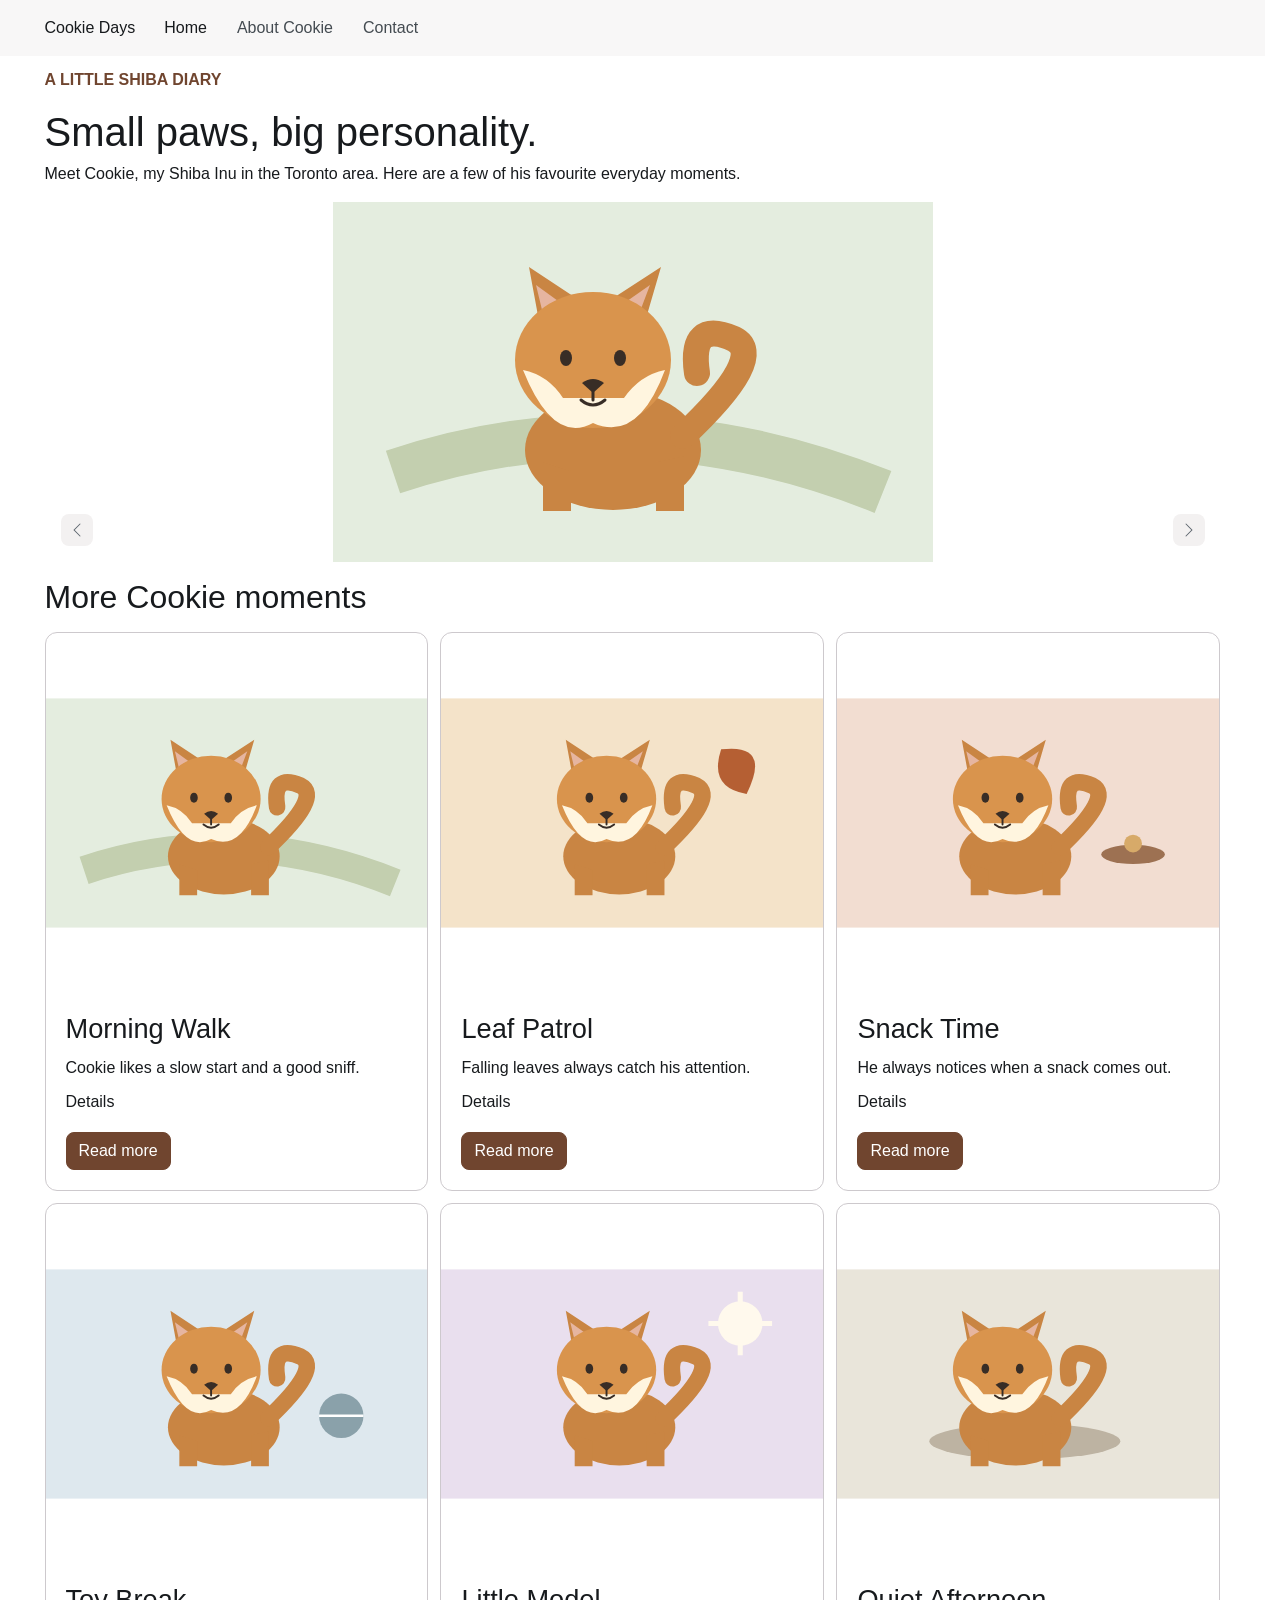
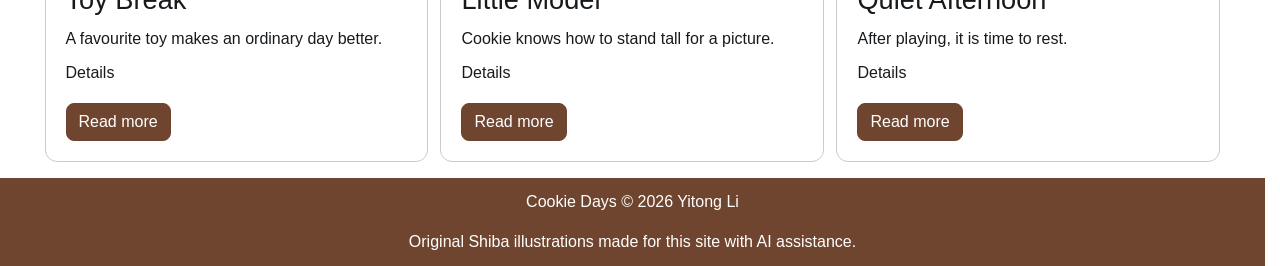
<file: index.html>
<!DOCTYPE html>
<html lang="en">
<head>
  <meta charset="UTF-8">
  <meta name="viewport" content="width=device-width, initial-scale=1.0">
  <title>Cookie Days | A Shiba Diary</title>
  <link rel="stylesheet" href="css/bootstrap.min.css">
  <link rel="stylesheet" href="css/style.css">
  <script type="module" src="js/bootstrap.bundle.min.js"></script>
</head>
<body>
<nav class="navbar md:navbar-expand bg-1 fg-2" aria-label="Main navigation">
  <div class="container">
    <a class="navbar-brand" href="index.html">Cookie Days</a>
    <button class="btn-icon navbar-toggler" type="button" data-bs-toggle="drawer" data-bs-target="#navbarNav" aria-controls="navbarNav" aria-expanded="false" aria-label="Open menu">
      <span class="navbar-toggler-icon" aria-hidden="true"></span>
    </button>
    <dialog class="drawer drawer-end" tabindex="-1" id="navbarNav" aria-labelledby="navbarNavLabel">
      <div class="drawer-header">
        <p class="drawer-title" id="navbarNavLabel">Menu</p>
        <button type="button" class="btn-close" data-bs-dismiss="drawer" aria-label="Close menu"></button>
      </div>
      <div class="drawer-body">
        <ul class="navbar-nav">
          <li class="nav-item"><a class="nav-link active" href="index.html" aria-current="page">Home</a></li>
          <li class="nav-item"><a class="nav-link" href="index.html#about">About Cookie</a></li>
          <li class="nav-item"><a class="nav-link" href="contact.html">Contact</a></li>
        </ul>
      </div>
    </dialog>
  </div>
</nav>
<main class="container mt-4">
  <header id="about" class="mb-4">
    <p class="fg-primary fw-bold">A LITTLE SHIBA DIARY</p>
    <h1>Small paws, big personality.</h1>
    <p>Meet Cookie, my Shiba Inu in the Toronto area. Here are a few of his favourite everyday moments.</p>
  </header>
  <div id="cookieCarousel" class="carousel carousel-overlay" aria-label="Illustrated moments from Cookie's day">
    <div class="carousel-inner rounded-5">
      <div class="carousel-item active"><img src="images/cookie1.svg" class="d-block w-100" alt="Illustration of Cookie: morning walk" width="600" height="360"></div>
      <div class="carousel-item"><img src="images/cookie2.svg" class="d-block w-100" alt="Illustration of Cookie: leaf patrol" width="600" height="360"></div>
      <div class="carousel-item"><img src="images/cookie3.svg" class="d-block w-100" alt="Illustration of Cookie: snack time" width="600" height="360"></div>
    </div>
    <div class="carousel-overlay-controls">
      <button class="btn-icon btn-sm btn-subtle theme-secondary" type="button" data-bs-target="#cookieCarousel" data-bs-slide="prev">
        <span class="carousel-icon-prev" aria-hidden="true"></span><span class="visually-hidden">Previous slide</span>
      </button>
      <button class="btn-icon btn-sm btn-subtle theme-secondary" type="button" data-bs-target="#cookieCarousel" data-bs-slide="next">
        <span class="carousel-icon-next" aria-hidden="true"></span><span class="visually-hidden">Next slide</span>
      </button>
    </div>
  </div>
  <section class="mt-5" aria-labelledby="galleryTitle">
    <h2 id="galleryTitle" class="my-5">More Cookie moments</h2>
    <div class="row g-4">
      <div class="col-12 md:col-6 lg:col-4">
        <article class="card h-100">
          <img src="images/cookie1.svg" class="w-100" alt="Illustration of a tan Shiba Inu enjoying morning walk" width="600" height="360">
          <div class="card-body d-flex flex-column">
            <h3 class="card-title">Morning Walk</h3>
            <p>Cookie likes a slow start and a good sniff.</p>
            <details class="accordion-item mb-3">
              <summary class="accordion-header">Details</summary>
              <div class="accordion-body">Every leaf is something new to explore on our morning walk.</div>
            </details>
            <button type="button" class="btn-solid theme-primary mt-auto" data-bs-toggle="dialog" data-bs-target="#cookieDialog1">Read more<span class="visually-hidden"> about morning walk</span></button>
            <dialog class="dialog" id="cookieDialog1" aria-labelledby="dialogTitle1">
              <div class="dialog-header">
                <h3 class="dialog-title" id="dialogTitle1">Morning Walk</h3>
                <button type="button" class="btn-close" data-bs-dismiss="dialog" aria-label="Close morning walk dialog"></button>
              </div>
              <div class="dialog-body"><p>A small walk can become a big adventure.</p></div>
              <div class="dialog-footer"><button type="button" class="btn-solid theme-primary" data-bs-dismiss="dialog">Close</button></div>
            </dialog>
          </div>
        </article>
      </div>
      <div class="col-12 md:col-6 lg:col-4">
        <article class="card h-100">
          <img src="images/cookie2.svg" class="w-100" alt="Illustration of a tan Shiba Inu enjoying leaf patrol" width="600" height="360">
          <div class="card-body d-flex flex-column">
            <h3 class="card-title">Leaf Patrol</h3>
            <p>Falling leaves always catch his attention.</p>
            <details class="accordion-item mb-3">
              <summary class="accordion-header">Details</summary>
              <div class="accordion-body">Cookie watches the leaves before running after his favourite one.</div>
            </details>
            <button type="button" class="btn-solid theme-primary mt-auto" data-bs-toggle="dialog" data-bs-target="#cookieDialog2">Read more<span class="visually-hidden"> about leaf patrol</span></button>
            <dialog class="dialog" id="cookieDialog2" aria-labelledby="dialogTitle2">
              <div class="dialog-header">
                <h3 class="dialog-title" id="dialogTitle2">Leaf Patrol</h3>
                <button type="button" class="btn-close" data-bs-dismiss="dialog" aria-label="Close leaf patrol dialog"></button>
              </div>
              <div class="dialog-body"><p>The leaf patrol is ready for another autumn day.</p></div>
              <div class="dialog-footer"><button type="button" class="btn-solid theme-primary" data-bs-dismiss="dialog">Close</button></div>
            </dialog>
          </div>
        </article>
      </div>
      <div class="col-12 md:col-6 lg:col-4">
        <article class="card h-100">
          <img src="images/cookie3.svg" class="w-100" alt="Illustration of a tan Shiba Inu enjoying snack time" width="600" height="360">
          <div class="card-body d-flex flex-column">
            <h3 class="card-title">Snack Time</h3>
            <p>He always notices when a snack comes out.</p>
            <details class="accordion-item mb-3">
              <summary class="accordion-header">Details</summary>
              <div class="accordion-body">Cookie waits near the table and hopes that something tasty is for him.</div>
            </details>
            <button type="button" class="btn-solid theme-primary mt-auto" data-bs-toggle="dialog" data-bs-target="#cookieDialog3">Read more<span class="visually-hidden"> about snack time</span></button>
            <dialog class="dialog" id="cookieDialog3" aria-labelledby="dialogTitle3">
              <div class="dialog-header">
                <h3 class="dialog-title" id="dialogTitle3">Snack Time</h3>
                <button type="button" class="btn-close" data-bs-dismiss="dialog" aria-label="Close snack time dialog"></button>
              </div>
              <div class="dialog-body"><p>His serious face usually means he is thinking about food.</p></div>
              <div class="dialog-footer"><button type="button" class="btn-solid theme-primary" data-bs-dismiss="dialog">Close</button></div>
            </dialog>
          </div>
        </article>
      </div>
      <div class="col-12 md:col-6 lg:col-4">
        <article class="card h-100">
          <img src="images/cookie4.svg" class="w-100" alt="Illustration of a tan Shiba Inu enjoying toy break" width="600" height="360">
          <div class="card-body d-flex flex-column">
            <h3 class="card-title">Toy Break</h3>
            <p>A favourite toy makes an ordinary day better.</p>
            <details class="accordion-item mb-3">
              <summary class="accordion-header">Details</summary>
              <div class="accordion-body">He carries his toy around and invites everyone to play.</div>
            </details>
            <button type="button" class="btn-solid theme-primary mt-auto" data-bs-toggle="dialog" data-bs-target="#cookieDialog4">Read more<span class="visually-hidden"> about toy break</span></button>
            <dialog class="dialog" id="cookieDialog4" aria-labelledby="dialogTitle4">
              <div class="dialog-header">
                <h3 class="dialog-title" id="dialogTitle4">Toy Break</h3>
                <button type="button" class="btn-close" data-bs-dismiss="dialog" aria-label="Close toy break dialog"></button>
              </div>
              <div class="dialog-body"><p>There is always time for one more round of play.</p></div>
              <div class="dialog-footer"><button type="button" class="btn-solid theme-primary" data-bs-dismiss="dialog">Close</button></div>
            </dialog>
          </div>
        </article>
      </div>
      <div class="col-12 md:col-6 lg:col-4">
        <article class="card h-100">
          <img src="images/cookie5.svg" class="w-100" alt="Illustration of a tan Shiba Inu enjoying little model" width="600" height="360">
          <div class="card-body d-flex flex-column">
            <h3 class="card-title">Little Model</h3>
            <p>Cookie knows how to stand tall for a picture.</p>
            <details class="accordion-item mb-3">
              <summary class="accordion-header">Details</summary>
              <div class="accordion-body">Point a camera at him and he might give you his proudest pose.</div>
            </details>
            <button type="button" class="btn-solid theme-primary mt-auto" data-bs-toggle="dialog" data-bs-target="#cookieDialog5">Read more<span class="visually-hidden"> about little model</span></button>
            <dialog class="dialog" id="cookieDialog5" aria-labelledby="dialogTitle5">
              <div class="dialog-header">
                <h3 class="dialog-title" id="dialogTitle5">Little Model</h3>
                <button type="button" class="btn-close" data-bs-dismiss="dialog" aria-label="Close little model dialog"></button>
              </div>
              <div class="dialog-body"><p>This little model is ready for his close-up.</p></div>
              <div class="dialog-footer"><button type="button" class="btn-solid theme-primary" data-bs-dismiss="dialog">Close</button></div>
            </dialog>
          </div>
        </article>
      </div>
      <div class="col-12 md:col-6 lg:col-4">
        <article class="card h-100">
          <img src="images/cookie6.svg" class="w-100" alt="Illustration of a tan Shiba Inu enjoying quiet afternoon" width="600" height="360">
          <div class="card-body d-flex flex-column">
            <h3 class="card-title">Quiet Afternoon</h3>
            <p>After playing, it is time to rest.</p>
            <details class="accordion-item mb-3">
              <summary class="accordion-header">Details</summary>
              <div class="accordion-body">Cookie finds a comfortable corner and settles down for a nap.</div>
            </details>
            <button type="button" class="btn-solid theme-primary mt-auto" data-bs-toggle="dialog" data-bs-target="#cookieDialog6">Read more<span class="visually-hidden"> about quiet afternoon</span></button>
            <dialog class="dialog" id="cookieDialog6" aria-labelledby="dialogTitle6">
              <div class="dialog-header">
                <h3 class="dialog-title" id="dialogTitle6">Quiet Afternoon</h3>
                <button type="button" class="btn-close" data-bs-dismiss="dialog" aria-label="Close quiet afternoon dialog"></button>
              </div>
              <div class="dialog-body"><p>Even a busy Shiba needs a quiet afternoon.</p></div>
              <div class="dialog-footer"><button type="button" class="btn-solid theme-primary" data-bs-dismiss="dialog">Close</button></div>
            </dialog>
          </div>
        </article>
      </div>
    </div>
  </section>
</main>
<footer class="bg-primary fg-contrast-primary text-center p-4 mt-5">
  <p>Cookie Days &copy; 2026 Yitong Li</p>
  <p class="mb-0">Original Shiba illustrations made for this site with AI assistance.</p>
</footer>
</body>
</html>
</file>
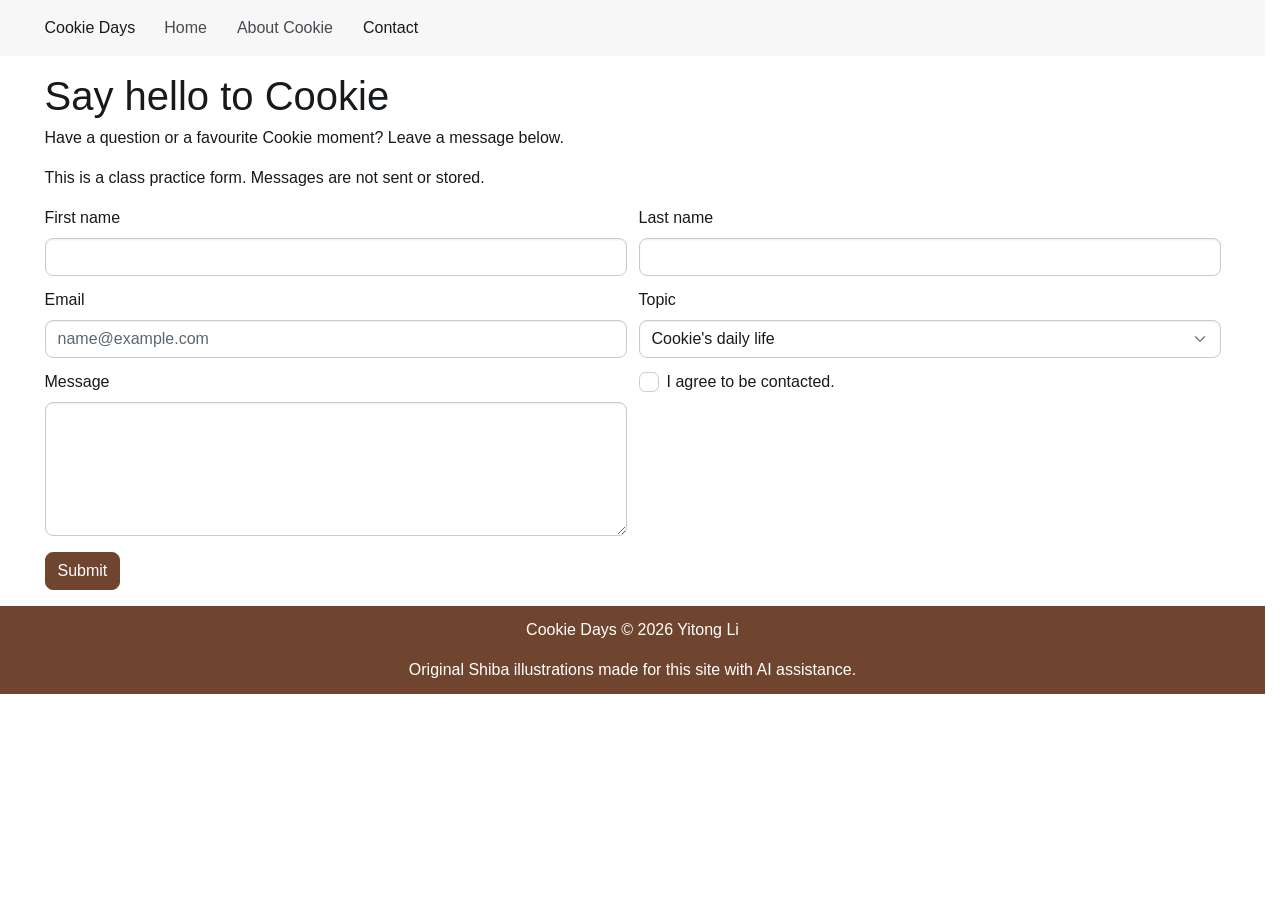
<file: contact.html>
<!DOCTYPE html>
<html lang="en">
<head>
  <meta charset="UTF-8">
  <meta name="viewport" content="width=device-width, initial-scale=1.0">
  <title>Contact | Cookie Days</title>
  <link rel="stylesheet" href="css/bootstrap.min.css">
  <link rel="stylesheet" href="css/style.css">
  <script type="module" src="js/bootstrap.bundle.min.js"></script>
</head>
<body>
<nav class="navbar md:navbar-expand bg-1 fg-2" aria-label="Main navigation">
  <div class="container">
    <a class="navbar-brand" href="index.html">Cookie Days</a>
    <button class="btn-icon navbar-toggler" type="button" data-bs-toggle="drawer" data-bs-target="#navbarNav" aria-controls="navbarNav" aria-expanded="false" aria-label="Open menu">
      <span class="navbar-toggler-icon" aria-hidden="true"></span>
    </button>
    <dialog class="drawer drawer-end" tabindex="-1" id="navbarNav" aria-labelledby="navbarNavLabel">
      <div class="drawer-header">
        <p class="drawer-title" id="navbarNavLabel">Menu</p>
        <button type="button" class="btn-close" data-bs-dismiss="drawer" aria-label="Close menu"></button>
      </div>
      <div class="drawer-body">
        <ul class="navbar-nav">
          <li class="nav-item"><a class="nav-link" href="index.html">Home</a></li>
          <li class="nav-item"><a class="nav-link" href="index.html#about">About Cookie</a></li>
          <li class="nav-item"><a class="nav-link active" href="contact.html" aria-current="page">Contact</a></li>
        </ul>
      </div>
    </dialog>
  </div>
</nav>
<main class="container mt-5">
  <h1>Say hello to Cookie</h1>
  <p>Have a question or a favourite Cookie moment? Leave a message below.</p>
  <p>This is a class practice form. Messages are not sent or stored.</p>
  <form action="contact.html" method="get">
    <div class="row g-4">
      <div class="col-12 md:col-6">
        <div class="form-field">
          <label for="firstName" class="form-label">First name</label>
          <input type="text" class="form-control" id="firstName" required>
        </div>
      </div>
      <div class="col-12 md:col-6">
        <div class="form-field">
          <label for="lastName" class="form-label">Last name</label>
          <input type="text" class="form-control" id="lastName" required>
        </div>
      </div>
      <div class="col-12 md:col-6">
        <div class="form-field">
          <label for="email" class="form-label">Email</label>
          <input type="email" class="form-control" id="email" placeholder="name@example.com" required>
        </div>
      </div>
      <div class="col-12 md:col-6">
        <div class="form-field">
          <label for="topic" class="form-label">Topic</label>
          <select id="topic" class="form-control">
            <option>Cookie's daily life</option>
            <option>Photos and illustrations</option>
            <option>Just saying hello</option>
          </select>
        </div>
      </div>
      <div class="col-12 md:col-6">
        <div class="form-field">
          <label for="message" class="form-label">Message</label>
          <textarea id="message" class="form-control" rows="5" required></textarea>
        </div>
      </div>
      <div class="col-12 md:col-6">
        <div class="form-field">
          <input type="checkbox" id="consent" class="check" required>
          <label for="consent">I agree to be contacted.</label>
        </div>
      </div>
    </div>
    <button type="submit" class="btn-solid theme-primary mt-5">Submit</button>
  </form>
</main>
<footer class="bg-primary fg-contrast-primary text-center p-4 mt-5">
  <p>Cookie Days &copy; 2026 Yitong Li</p>
  <p class="mb-0">Original Shiba illustrations made for this site with AI assistance.</p>
</footer>
</body>
</html>
</file>
<file: css/style.css>
:root {
  --bs-primary-bg: #70452f;
  --bs-primary-fg: #70452f;
  --bs-primary-fg-emphasis: #503020;
  --bs-primary-border: #70452f;
  --bs-primary-focus-ring: #70452f;
  --bs-primary-contrast: #ffffff;
}

.btn-solid.theme-primary {
  --bs-theme-bg: #70452f;
  --bs-theme-border: #70452f;
  --bs-theme-contrast: #ffffff;
}
</file>
